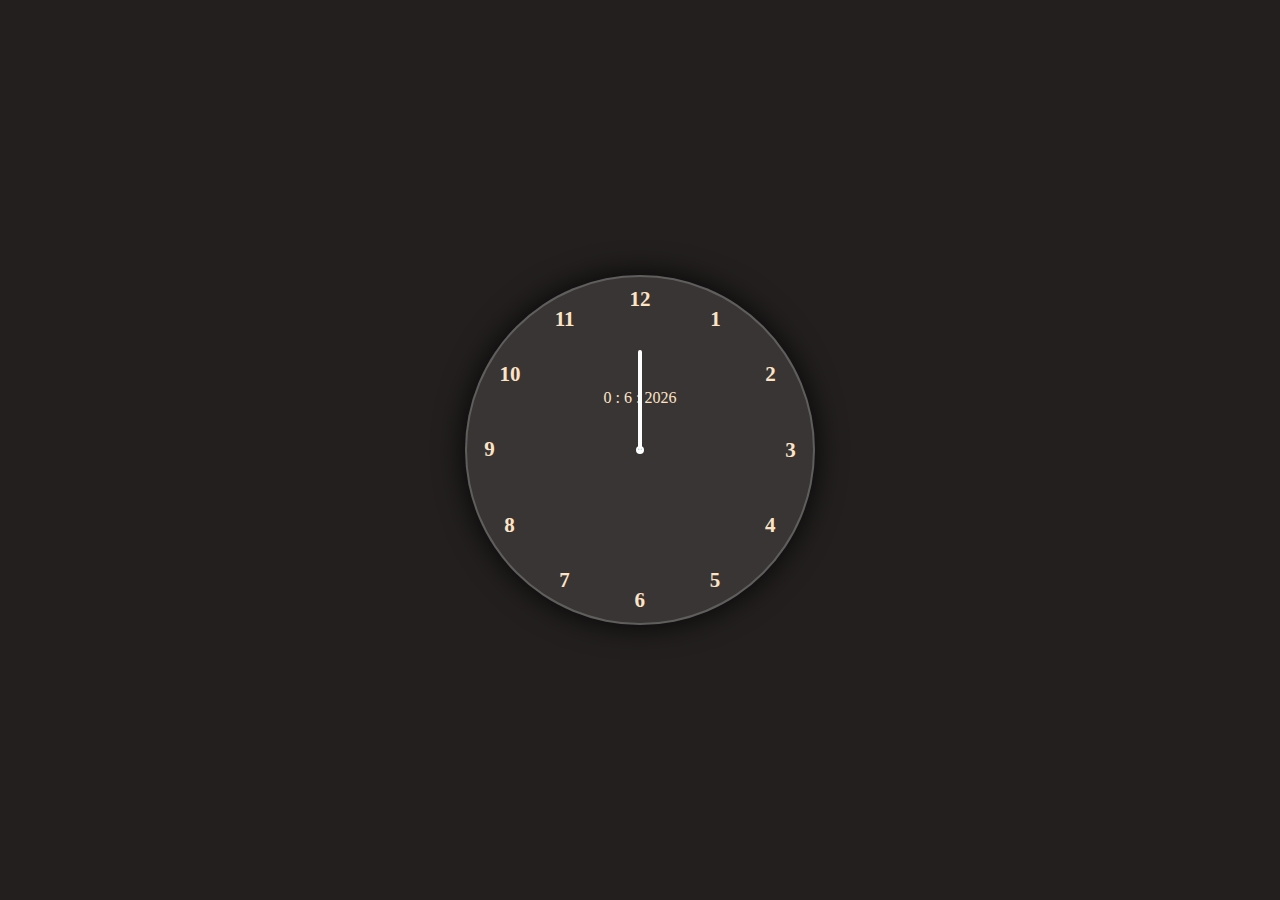
<file: Analog Clock 1/index.html>
<!DOCTYPE html>
<html lang="en">
<head>
    <meta charset="UTF-8">
    <meta name="viewport" content="width=device-width, initial-scale=1.0">
    <title>Analog Clock</title>

    <link rel="stylesheet" href="style.css">
</head>
<body>
    <div class="container">
        <div class="box">
            <div style="--clr: #ff3d58; --hgt: 60px" class="hand" width="6px" height="30px" id="hour">
            <i></i>
            </div>
            <div style="--clr: #00a6ff; --hgt: 80px" class="hand" width="5px" height="50px" id="minute">
            <i></i>
            </div>
            <div style="--clr: #ffffff; --hgt: 100px" class="hand" width="4px" height="70px" id="second">
            <i></i>
            </div>
            <div id="date">
                <b></b>
            </div>
            <span style="--i: 1"><b> 1</b></span>
            <span style="--i: 2"><b> 2</b></span>
            <span style="--i: 3"><b> 3</b></span>
            <span style="--i: 4"><b> 4</b></span>
            <span style="--i: 5"><b> 5</b></span>
            <span style="--i: 6"><b> 6</b></span>
            <span style="--i: 7"><b> 7</b></span>
            <span style="--i: 8"><b> 8</b></span>
            <span style="--i: 9"><b> 9</b></span>
            <span style="--i: 10"><b> 10</b></span>
            <span style="--i: 11"><b> 11</b></span>
            <span style="--i: 12"><b> 12</b></span>
        </div>
    </div>

    <script src="script.js"></script>
</body>
</html>
</file>
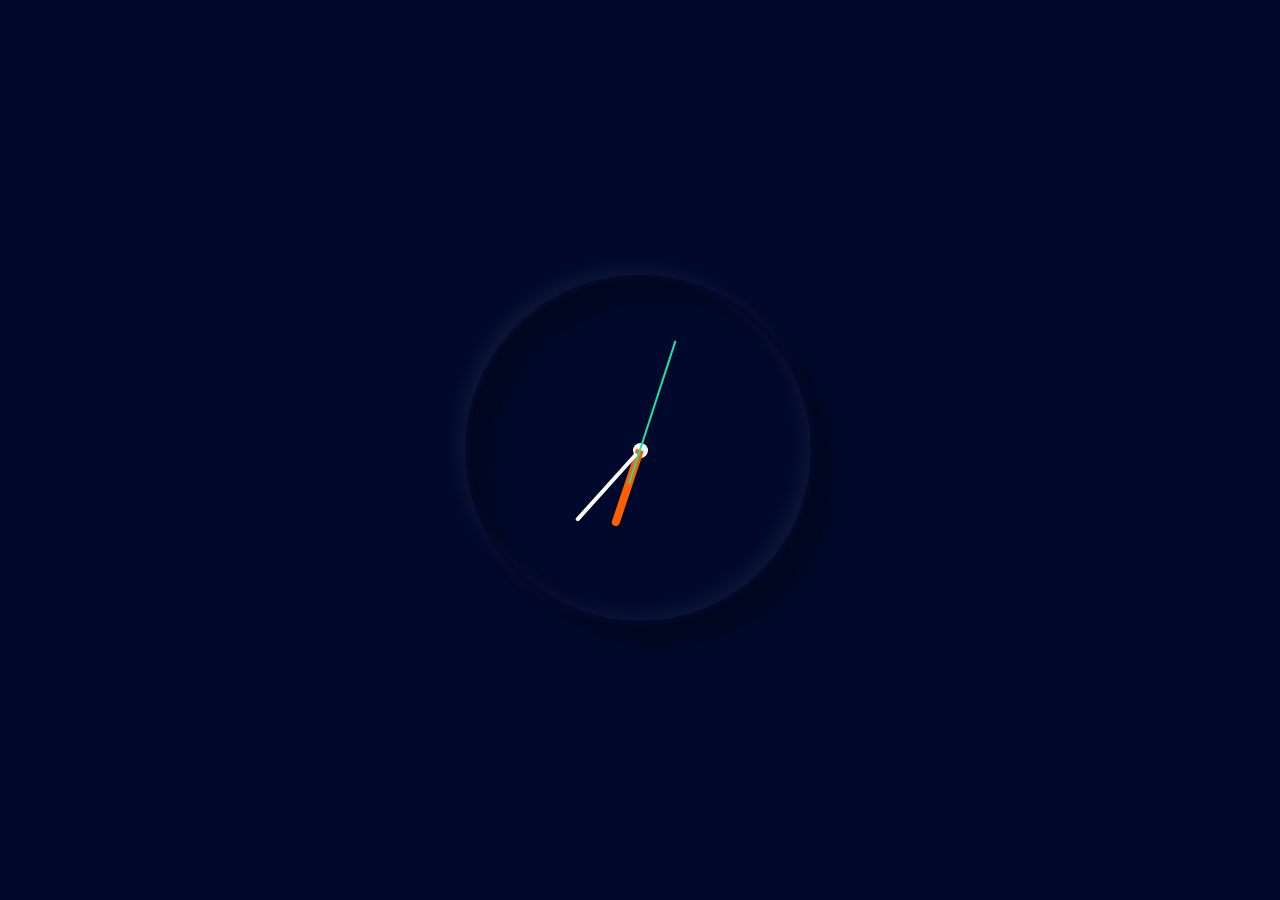
<file: Analog Clock 2/index.html>
<!DOCTYPE html>
<html lang="en">
<head>
    <meta charset="UTF-8">
    <meta name="viewport" content="width=device-width, initial-scale=1.0">
    <title>Analog Clock</title>

    <link rel="stylesheet" href="style.css">
</head>
<body>
    <div class="clock">
        <div class="hour">
            <div class="hr" id="hr"></div>
        </div>
        <div class="min">
            <div class="mn" id="mn"></div>
        </div>
        <div class="sec">
            <div class="sc" id="sc"></div>
        </div>
    </div>

    <script src="script.js"></script>
</body>
</html>
</file>
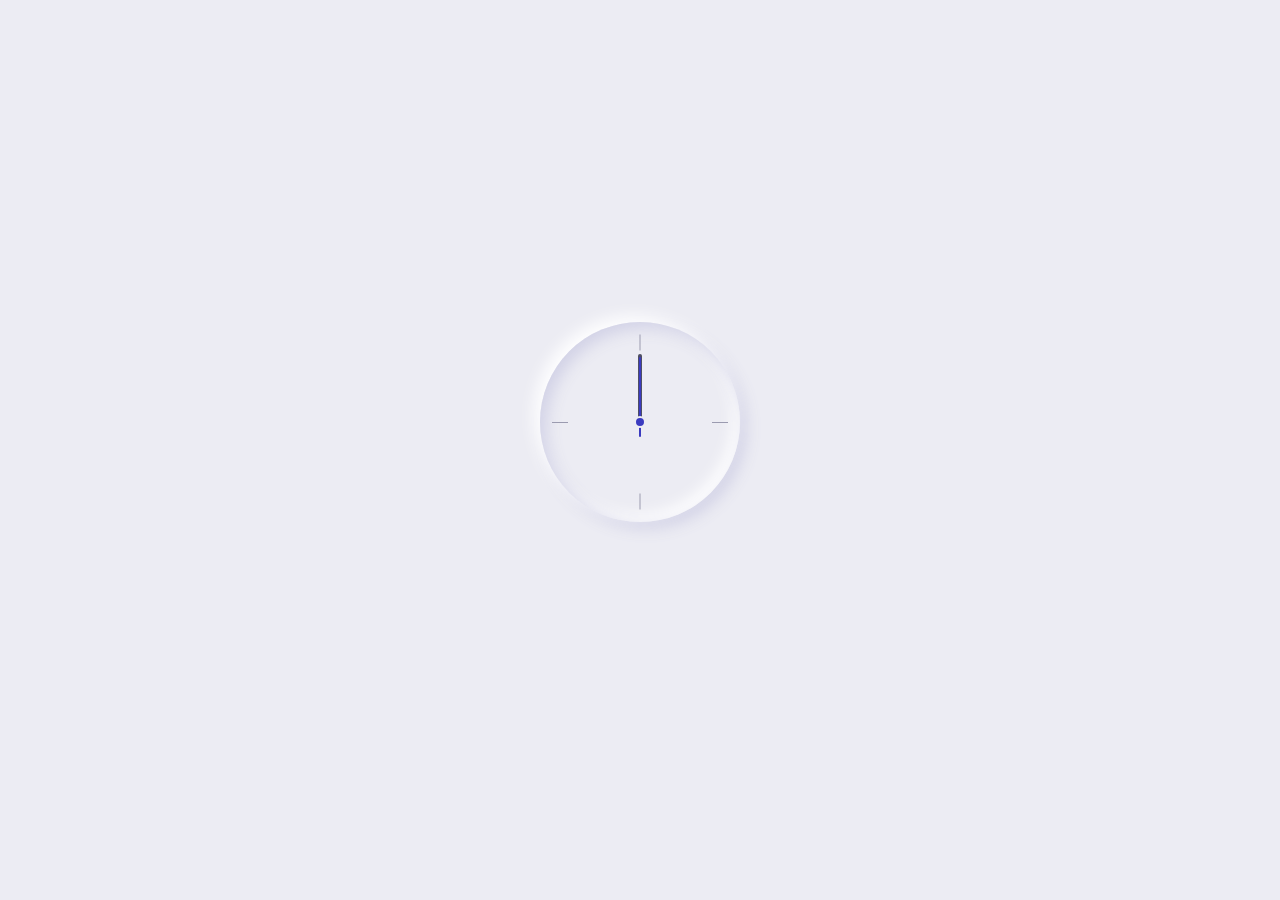
<file: Analog Clock 3/index.html>
<!DOCTYPE html>
<html lang="en">
<head>
    <meta charset="UTF-8">
    <meta name="viewport" content="width=device-width, initial-scale=1.0">
    <title>Analog Clock</title>
    <link rel="stylesheet" href="style.css">
</head>
<body>
    <section class="clock container">
        <div class="clock__container grid">
            <div class="clock__content grid">
                <div class="clock__circle">
                    <span class="clock__twelve"></span>
                    <span class="clock__three"></span>
                    <span class="clock__six"></span>
                    <span class="clock__nine"></span>

                    <div class="clock__rounder"></div>
                    <div class="clock__hour" id="clock-hour"></div>
                    <div class="clock__minutes" id="clock-minutes"></div>
                    <div class="clock__seconds" id="clock-seconds"></div>
                </div>

                <div>
                    <div class="clock__text">
                        <div class="clock__text-hour" id="text-hour"></div>
                        <div class="clock__text-minutes" id="text-minutes"></div>
                        <div class="clock__text-ampm" id="text-ampm"></div>
                    </div>

                    <div class="clock__date">
                        <span id="date-day"></span>
                        <span id="date-month"></span>
                        <span id="date-year"></span>
                    </div>
                </div>
            </div>
        </div>
    </section>
    <script src="script.js"></script>
</body>
</html>
</file>
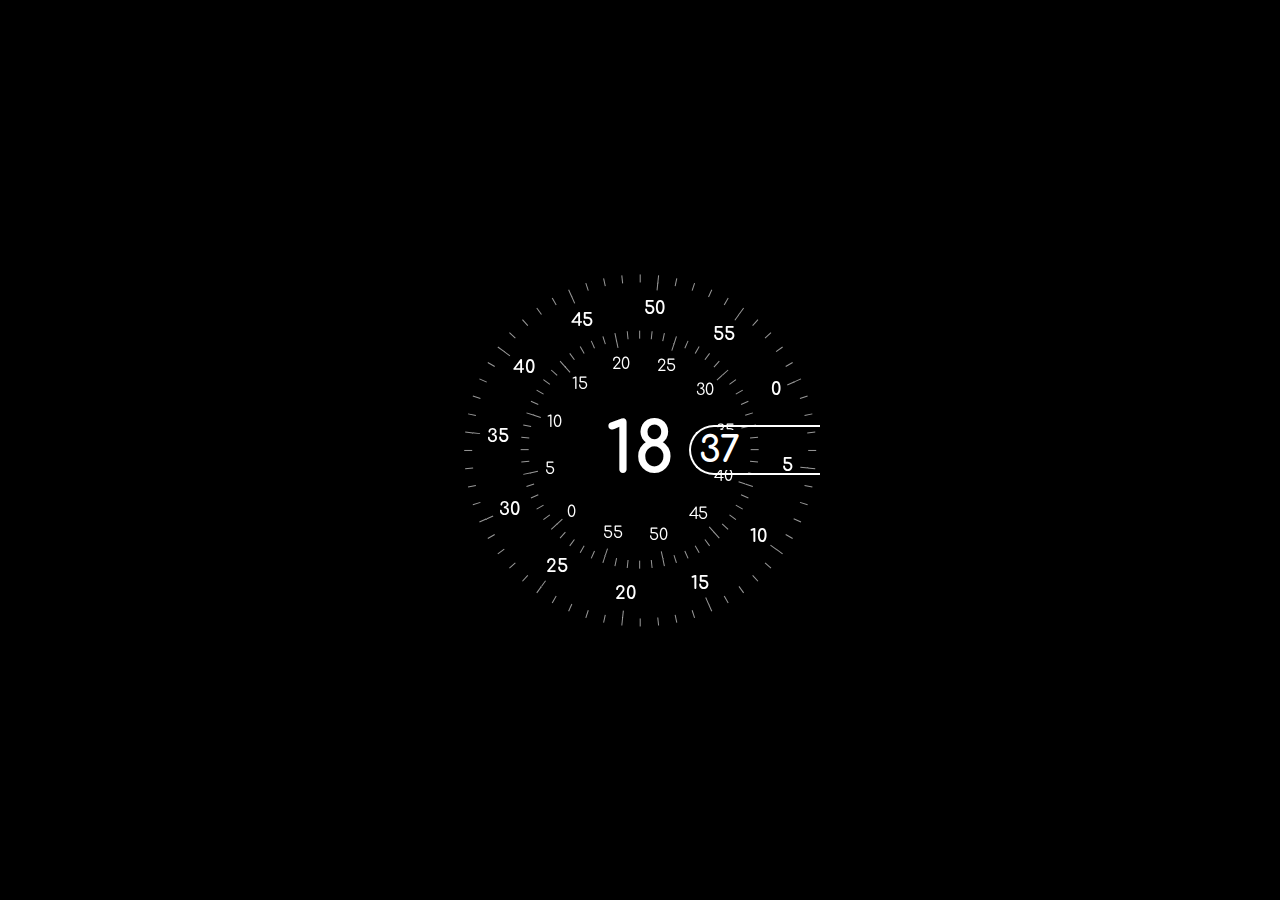
<file: Analog Clock/index.html>
<!DOCTYPE html>
<html lang="en">
<head>
    <meta charset="UTF-8">
    <meta name="viewport" content="width=device-width, initial-scale=1.0">
    <title>Analog Clock</title>
    <link rel="stylesheet" href="style.css">
</head>
<body>
    <second class="clock">
        <div class="seconds"></div>
        <div class="minutes"></div>
        <div class="minute">44</div>
        <div class="hour"></div>
    </second>
    <script src="script.js"></script>
</body>
</html>
</file>
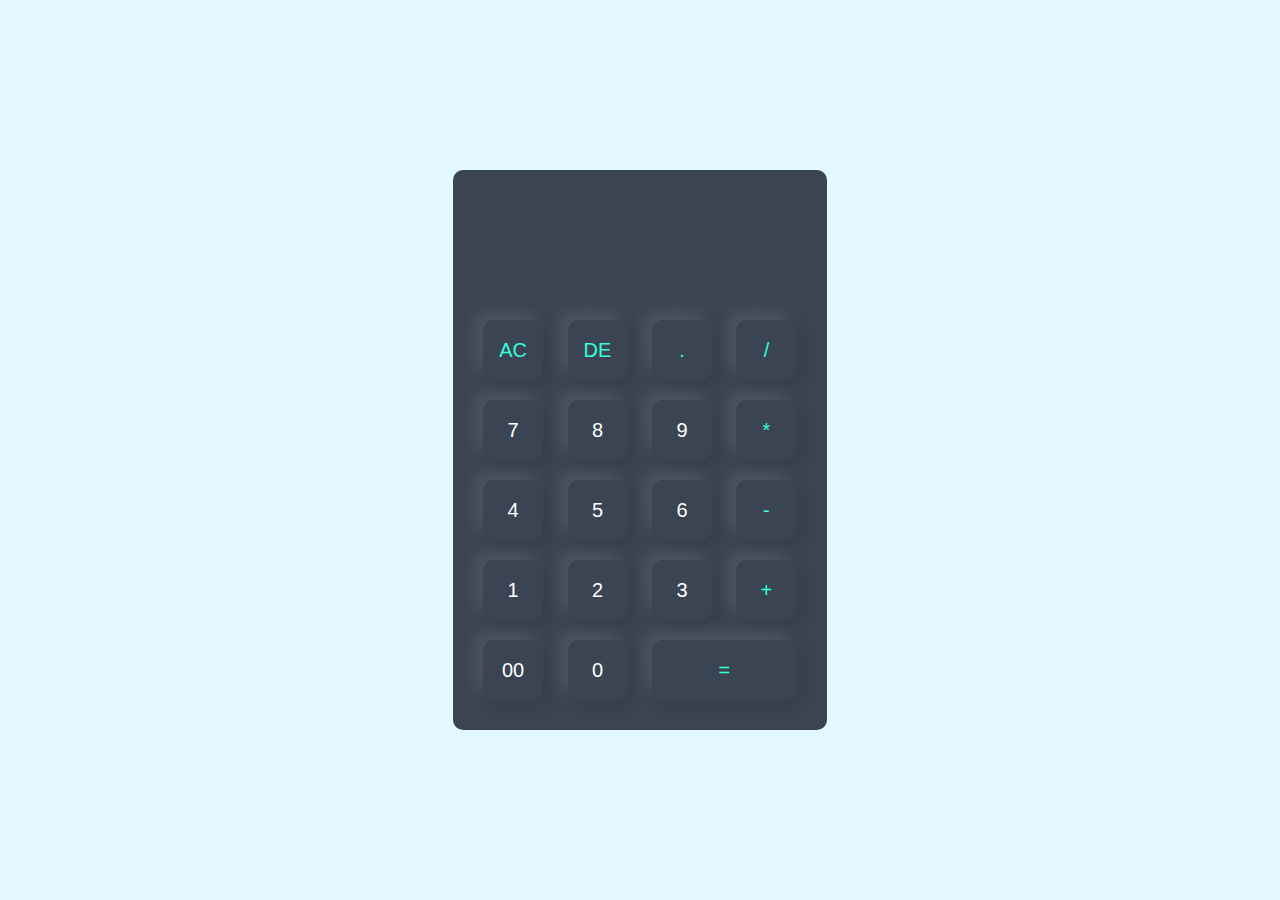
<file: Calculator/index.html>
<!DOCTYPE html>
<html lang="en">
<head>
    <meta charset="UTF-8">
    <meta name="viewport" content="width=device-width, initial-scale=1.0">
    <title>Calculator</title>

    <link rel="stylesheet" href="css/style.css">

</head>
<body>
    <div class="container">
        <div class="calculator">
            <form>
                <div class="display">
                    <input type="text" name="display">
                </div>
                <div>
                    <input type="button" value="AC" onclick="display.value = '' " class="operator">
                    <input type="button" value="DE" onclick="display.value = display.value.toString().slice(0,-1)" class="operator">
                    <input type="button" value="." onclick="display.value += '.' " class="operator">
                    <input type="button" value="/" onclick="display.value += '/' " class="operator">
                </div>
                <div>
                    <input type="button" value="7" onclick="display.value += '7' ">
                    <input type="button" value="8" onclick="display.value += '8' ">
                    <input type="button" value="9" onclick="display.value += '9' ">
                    <input type="button" value="*" onclick="display.value += '*' " class="operator">
                </div>
                <div>
                    <input type="button" value="4" onclick="display.value += '4' ">
                    <input type="button" value="5" onclick="display.value += '5' ">
                    <input type="button" value="6" onclick="display.value += '6' ">
                    <input type="button" value="-" onclick="display.value += '-' " class="operator">
                </div>
                <div>
                    <input type="button" value="1" onclick="display.value += '1' ">
                    <input type="button" value="2" onclick="display.value += '2' ">
                    <input type="button" value="3" onclick="display.value += '3' ">
                    <input type="button" value="+" onclick="display.value += '+' " class="operator">
                </div>
                <div>
                    <input type="button" value="00" onclick="display.value += '00' ">
                    <input type="button" value="0" onclick="display.value += '0' ">
                    <input type="button" value="=" onclick="display.value = eval(display.value)" class="equal operator">
                </div>
            </form>
        </div>
    </div>
</body>
</html>
</file>
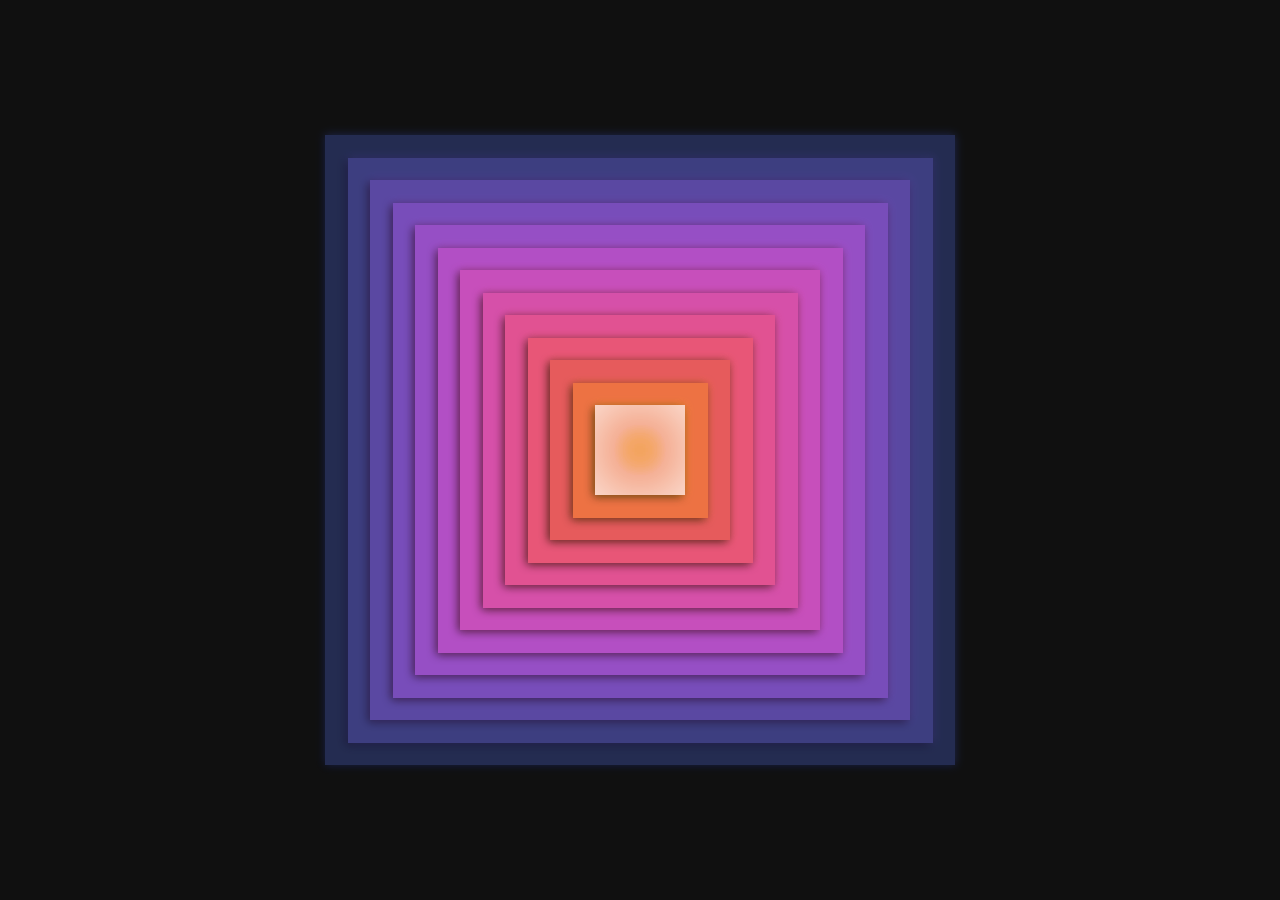
<file: Dancing Morch/index.html>
<!DOCTYPE html>
<html lang="en">
<head>
    <meta charset="UTF-8">
    <meta name="viewport" content="width=device-width, initial-scale=1.0">
    <title>Dancing Morch</title>
    <link rel="stylesheet" href="style.css">
</head>
<body>
    <div class="content">
        <div></div>
        <div></div>
        <div></div>
        <div></div>
        <div></div>
        <div></div>
        <div></div>
        <div></div>
        <div></div>
        <div></div>
        <div></div>
        <div></div>
        <div></div>
    </div>
</body>
</html>
</file>
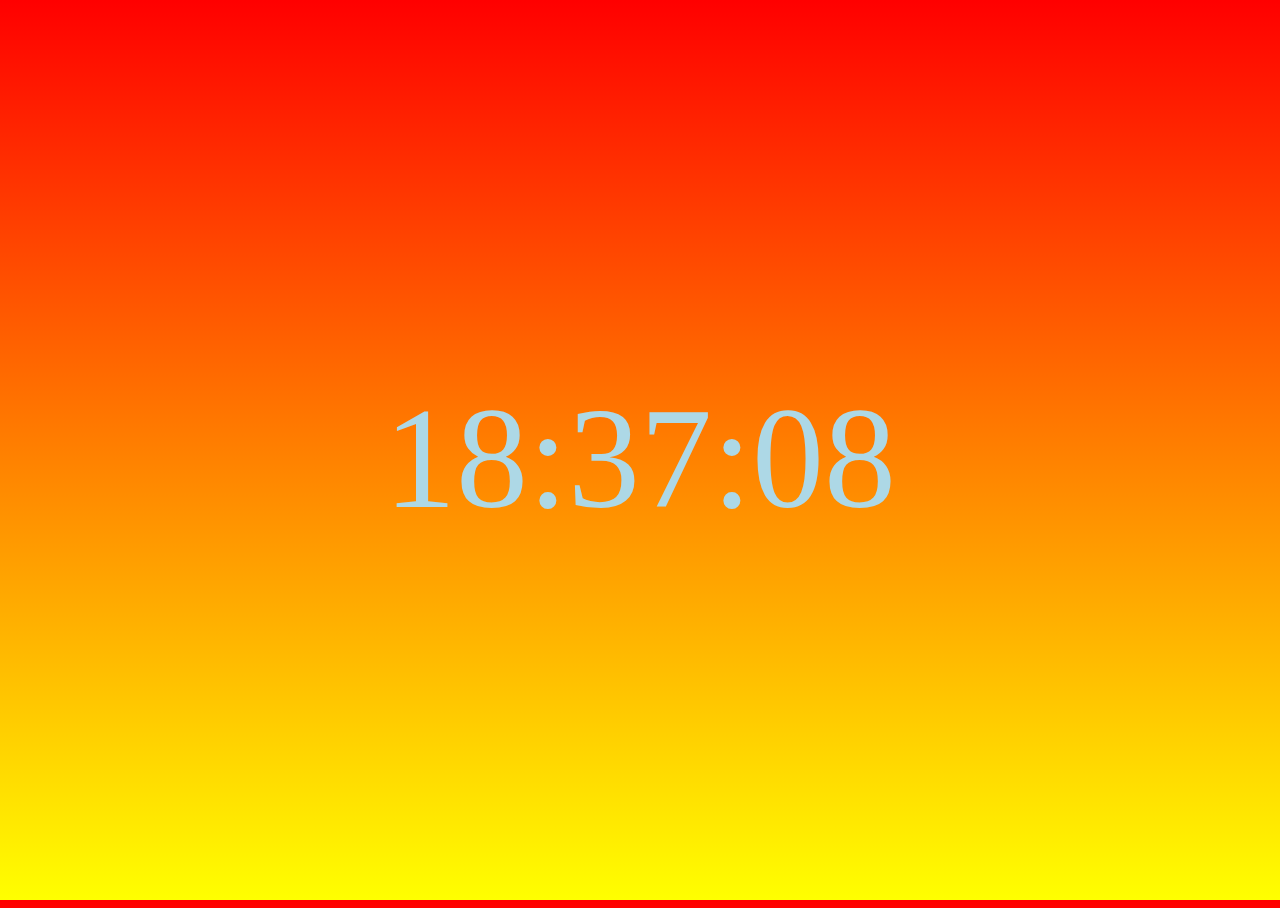
<file: Digital Clock/index.html>
<!DOCTYPE html>
<html lang="en">
<head>
    <meta charset="UTF-8">
    <meta http-equiv="X-UA-Compatible" content="IE=edge">
    <meta name="viewport" content="width=device-width, initial-scale=1.0">
    <title>Digital Clock</title>

    <link rel="stylesheet" href="css/style.css">

</head>
<body>
    <h1></h1>
    <script src="js/script.js"></script>
</body>
</html>
</file>
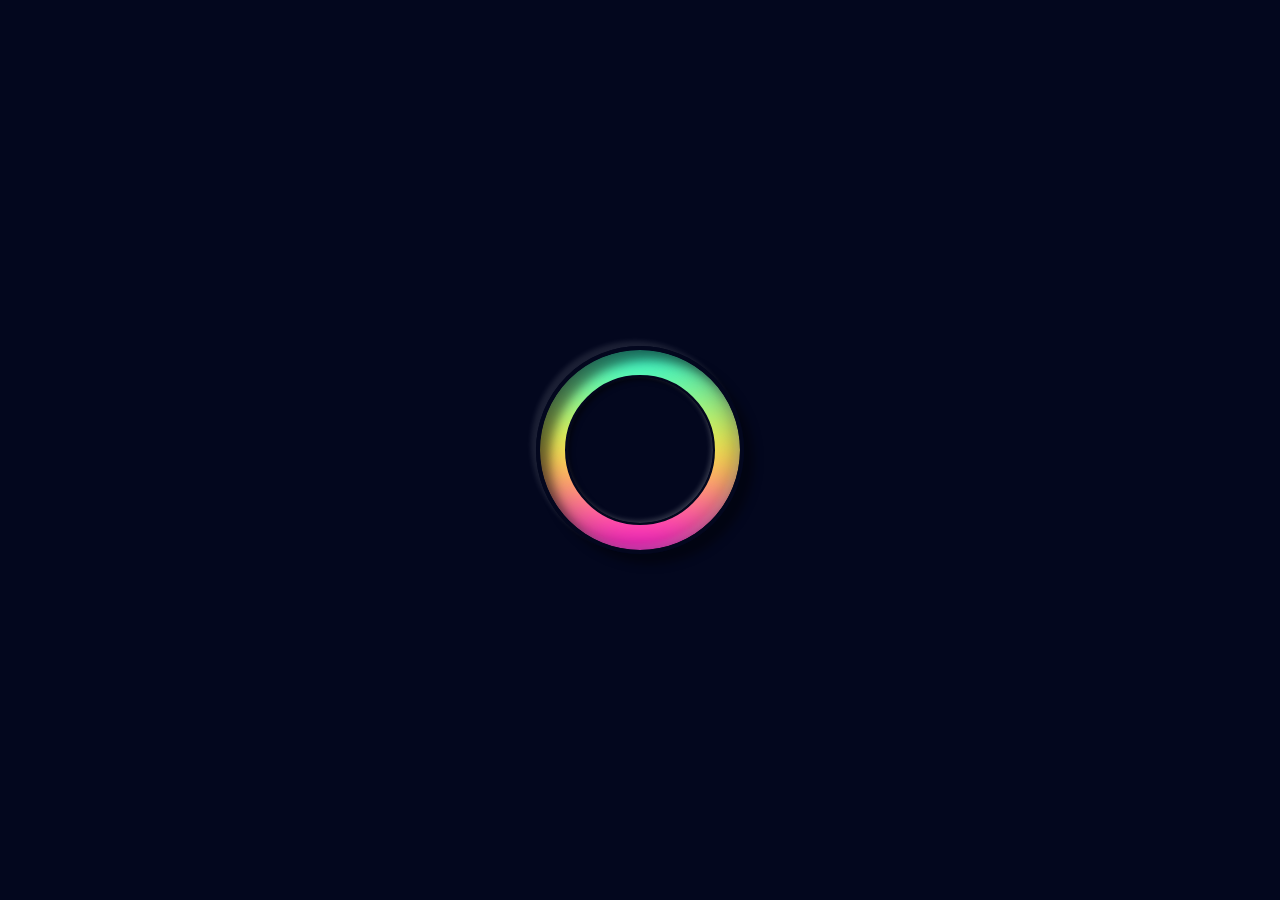
<file: Loader/index.html>
<!DOCTYPE html>
<html lang="en">
<head>
    <meta charset="UTF-8">
    <meta http-equiv="X-UA-Compatible" content="IE=edge">
    <meta name="viewport" content="width=device-width, initial-scale=1.0">
    <title>Document</title>

    <link rel="stylesheet" href="css/style.css">

</head>
<body>
    <div class="loader">
        <span></span>
        <span></span>
    </div>
</body>
</html>
</file>
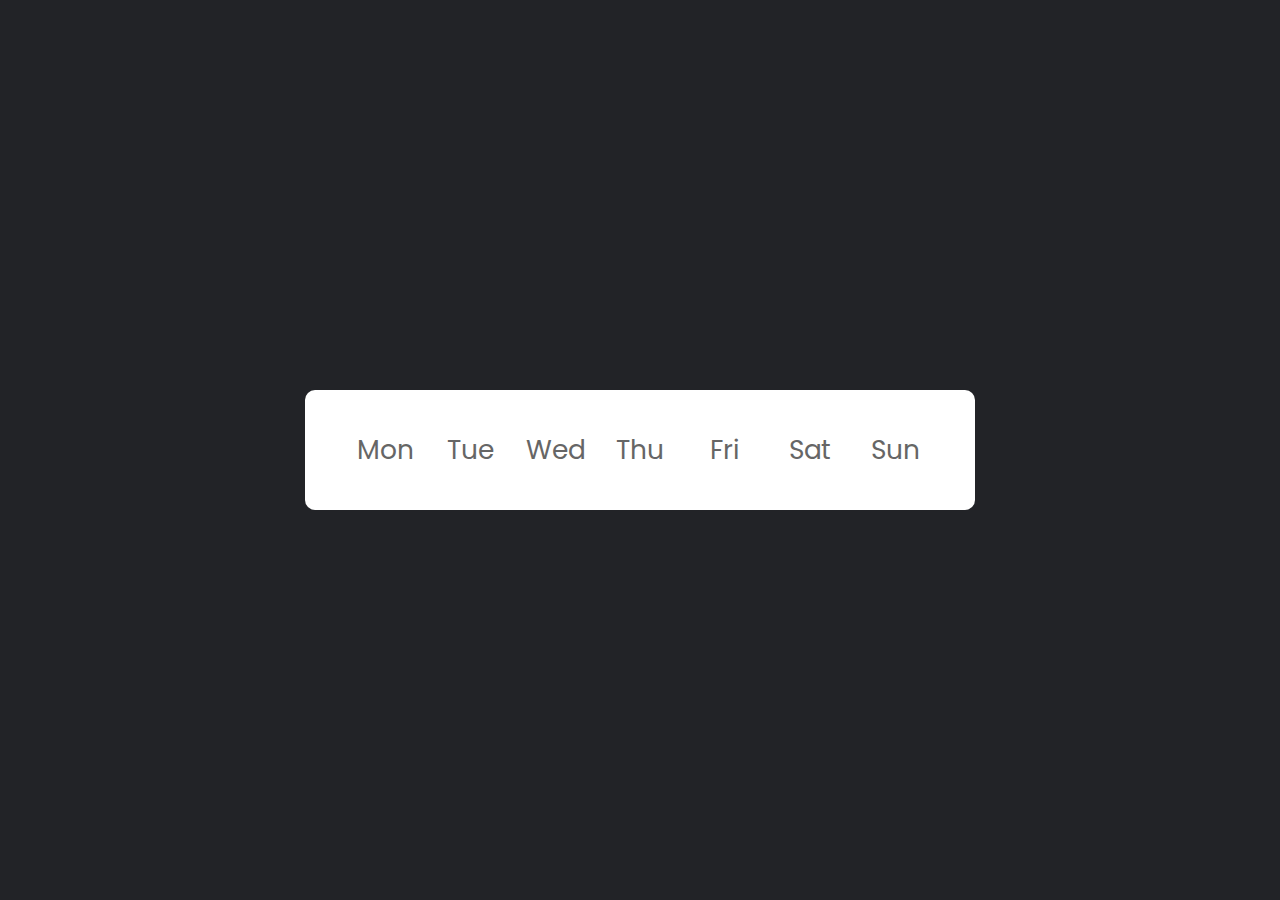
<file: Mini Calendar/index.html>
<!DOCTYPE html>
<html lang="en">
<head>
    <meta charset="UTF-8">
    <meta name="viewport" content="width=device-width, initial-scale=1.0">
    <title>Mini Calendar</title>
    <link rel="stylesheet" href="style.css">
</head>
<body>
    <ul class="week">
        <li>Mon</li>
        <li>Tue</li>
        <li>Wed</li>
        <li>Thu</li>
        <li>Fri</li>
        <li>Sat</li>
        <li>Sun</li>
    </ul>

    <script src="script.js"></script>
</body>
</html>
</file>
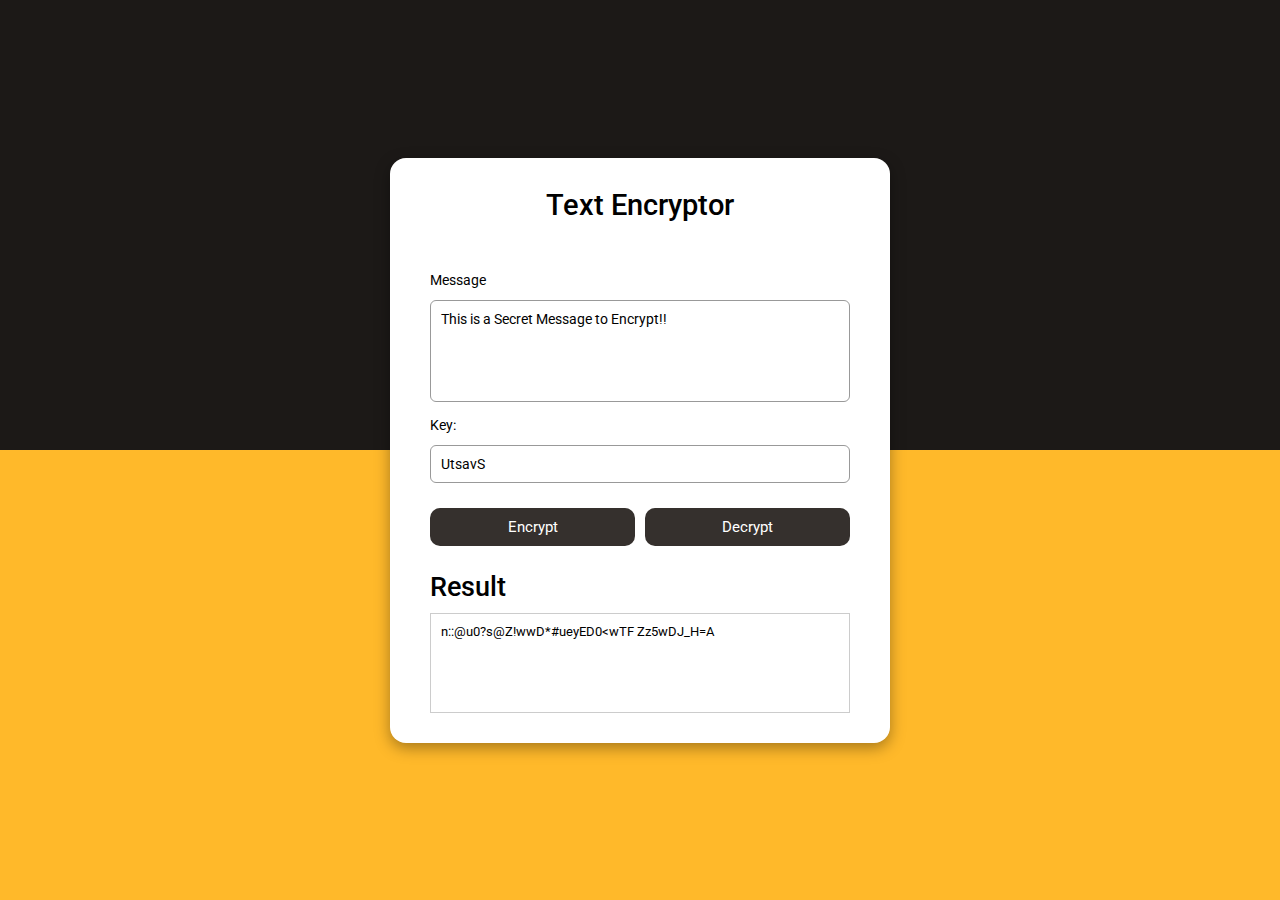
<file: Text Encryptor App/index.html>
<!DOCTYPE html>
<html lang="en">
<head>
    <meta charset="UTF-8">
    <meta name="viewport" content="width=device-width, initial-scale=1.0">
    <title>Text Encrytor App</title>

    <link rel="stylesheet" href="style.css">
</head>
<body>
    <div class="container">
        <h1>Text Encryptor</h1>
        <label for="message">Message</label>
        <textarea id="message" cols="50" rows="5">This is a Secret Message to Encrypt!!</textarea>
        <label for="key">Key: </label>
        <input type="text" id="key" value="UtsavS" size="50">
        <div class="buttons">
            <button id="enc-btn">Encrypt</button>
            <button id="dec-btn">Decrypt</button>
        </div>

        <h2>Result</h2>
        <div id="result"></div>
    </div>

    <script src="script.js"></script>
</body>
</html>
</file>
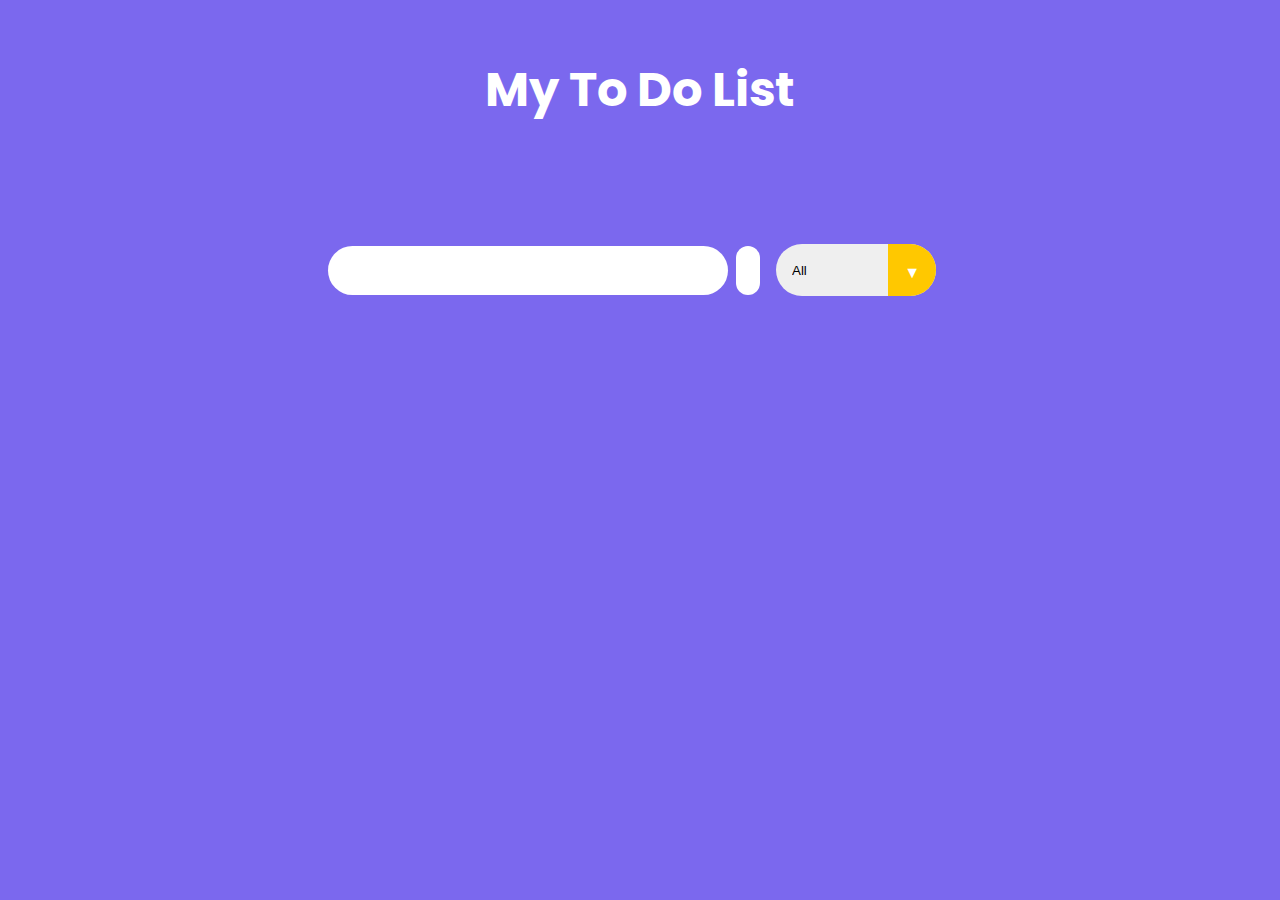
<file: To-Do List/index.html>
<!DOCTYPE html>
<html lang="en">
<head>
    <meta charset="UTF-8">
    <meta http-equiv="X-UA-Compatible" content="IE=edge">
    <meta name="viewport" content="width=device-width, initial-scale=1.0">

    <!-- Google Fonts -->
    <link rel="preconnect" href="https://fonts.googleapis.com">
    <link rel="preconnect" href="https://fonts.gstatic.com" crossorigin>
    <link href="https://fonts.googleapis.com/css2?family=Poppins&display=swap" rel="stylesheet">
    
    <!-- Font Awesome cdn css -->
    <link rel="stylesheet" href="https://cdnjs.cloudflare.com/ajax/libs/font-awesome/5.15.3/css/all.min.css" integrity="sha512-iBBXm8fW90+nuLcSKlbmrPcLa0OT92xO1BIsZ+ywDWZCvqsWgccV3gFoRBv0z+8dLJgyAHIhR35VZc2oM/gI1w==" crossorigin="anonymous" referrerpolicy="no-referrer" />
    <link rel="stylesheet" href="style.css">
    <title>To Do List</title>
</head>
<body>

    <header>
        <h1>My To Do List</h1>
    </header>
    <form action="">
        <input type="text" class="todo-input">
        <button class="todo-button" type="submit">
            <i class="fas fa-plus-circle fa-lg"></i>
        </button>
        <div class="select">
            <select name="todos" class="filter-todo">
                <option value="all">All</option>
                <option value="completed">Completed</option>
                <option value="incomplete">Incomplete</option>
            </select>
        </div>
    </form>

    <div class="todo-container">
        <ul class="todo-list"></ul>
    </div>

    <script src="script.js"></script>
    
</body>
</html>
</file>
<file: Analog Clock 1/style.css>
*{
    margin: 0;
    padding: 0;
    box-sizing: border-box;
}

body{
    background-color: rgb(35, 31, 31);
    color: bisque;
    display: flex;
    align-items: center;
    min-height: 100vh;
    justify-content: center;
}

.container{
    position: relative;
}

#date{
    padding: 0 0 105px 0;
}

.box{
    border: 2px solid rgba(255,255,255,0.2);
    border-radius: 50%;
    height: 350px;
    width: 350px;
    background-color: rgba(255,255,255,0.1);
    box-shadow: 0 0 30px rgba(0,0,0,0.9);
    display: flex;
    justify-content: center;
    align-items: center;
}

.box span{
    position: absolute;
    transform: rotate( calc( 30deg * var(--i) ));
    inset:12px;
    text-align: center;
}

.box span b{
    transform: rotate(calc(-30deg*var(--i)));
    display: inline-block;
    font-size: 21px;
}

.box::before{
    content: '';
    position: absolute;
    width: 8px;
    height: 8px;
    border-radius: 50%;
    background-color: #fff;
}

.hand{
    display: flex;
    position: absolute;
    justify-content: center;
    align-items: flex-end;
}

.hand i{
    position: absolute;
    background-color: #fff;
    width: 4px;
    height: 70px;
    border-radius: 8px;
}

.hand i{
    position: absolute;
    background-color: var(--clr);
    width: 4px;
    height: var(--hgt);
    border-radius: 8px;
}

#name{
    display: block;
    position: absolute;
    margin-bottom: -84px;
}
</file>
<file: Analog Clock 2/style.css>
* {
    margin: 0;
    padding: 0;
    box-sizing: border-box;
}

body {
    display: flex;
    justify-content: center;
    align-items: center;
    min-height: 100vh;
    background: #00092c;
}

body.light {
    background: #d1dae3;
}

.clock {
    width: 350px;
    height: 350px;
    display: flex;
    justify-content: center;
    align-items: center;
    background: #00092c url("https://i.ibb.co/qkhDqVR/clock.png");
    background-size: cover;
    border: 4px solid #00092c;
    box-shadow: -8px -8px 15px rgba(255, 255, 255, 0.05), 20px 20px 20px rgba(0, 0, 0, 0.3), inset -8px -8px 15px rgba(255, 255, 255, 0.05), inset 20px 20px 20px rgba(0, 0, 0, 0.3);
    border-radius: 50%;
}

body.light .clock {
    background: #d1dae3 url("https://i.ibb.co/qkhDqVR/clock.png");
    background-size: cover;
    border: 4px solid #d1dae3;
    box-shadow: -8px -8px 15px rgba(255, 255, 255, 0.5), 10px 10px 10px rgba(0, 0, 0, 0.1), inset -8px -8px 15px rgba(255, 255, 255, 0.5), inset 10px 10px 10px rgba(0, 0, 0, 0.1);
}

.clock::before {
    content: "";
    position: absolute;
    width: 15px;
    height: 15px;
    background: #fff;
    border-radius: 50%;
}

body.light .clock::before {
    background: #008eff;
}

.clock .hour, .clock .min, .clock .sec {
    position: absolute;
}

.clock .hour, .hr {
    width: 160px;
    height: 160px;
}

.clock .min, .mn {
    width: 190px;
    height: 190px;
}

.clock .sec, .sc {
    width: 230px;
    height: 230px;
}

.hr, .mn, .sc {
    display: flex;
    justify-content: center;
    position: absolute;
    border-radius: 50%;
}

.hr::before {
    content: "";
    position: absolute;
    width: 8px;
    height: 80px;
    background: #ff5f00;
    z-index: 10;
    border-radius: 6px 6px 0 0;
}

.mn::before {
    content: "";
    position: absolute;
    width: 4px;
    height: 90px;
    background: #fff;
    z-index: 11;
    border-radius: 6px 6px 0 0;
}

body.light .mn::before {
    background: #00092c;
}

.sc::before {
    content: "";
    position: absolute;
    width: 2px;
    height: 150px;
    background: #19e4a0;
    z-index: 12;
    border-radius: 6px 6px 0 0;
}

.toggleClass {
    position: absolute;
    top: 30px;
    right: 150px;
    width: 20px;
    height: 20px;
    font-size: 18px;
    border-radius: 50%;
    background: #d1dae3;
    color: #d1dae3;
    font-family: courier;
    cursor: pointer;
    display: flex;
    align-items: center;
}

body.light .toggleClass {
    background: #091921;
    color: #091921;
}

body.light .toggleClass::before {
    content: "Dark mode";
}

.toggleClass::after {
    content: "";
    position: absolute;
    top: 0;
    transform: translateX(60%);
    left: 40%;
    width: 100%;
    height: 100%;
    border-radius: 50%;
    background: #091921;
    transition: transform 0.5s;
}

body.light .toggleClass::after {
    background: #d1dae3;
    transform: translateX(0%);
}
</file>
<file: Analog Clock 3/style.css>
@import url("https://fonts.googleapis.com/css2?family=Poppins:wght@400;500&display=swap");

:root {
  --hue-color: 240;

  --first-color: hsl(var(--hue-color), 53%, 49%);
  --title-color: hsl(var(--hue-color), 53%, 15%);
  --text-color: hsl(var(--hue-color), 12%, 35%);
  --text-color-light: hsl(var(--hue-color), 12%, 65%);
  --white-color: #FFF;
  --body-color: hsl(var(--hue-color), 24%, 94%);

  --body-font: 'Poppins', sans-serif;
  --biggest-font-size: 3rem;
  --small-font-size: .813rem;
  --smaller-font-size: .75rem;
  --tiny-font-size: .625rem;

  --font-medium: 500;

  --mb-0-25: .25rem;
  --mb-1: 1rem;
  --mb-1-5: 1.5rem;
  --mb-2-5: 2.5rem;

  --z-normal: 1;
  --z-tooltip: 10;
}

@media screen and (min-width: 968px) {
  :root {
    --biggest-font-size: 3.5rem;
    --small-font-size: .875rem;
    --smaller-font-size: .813rem;
    --tiny-font-size: .75rem;
  }
}

* {
  box-sizing: border-box;
  padding: 0;
  margin: 0;
}

body {
  margin: 0;
  font-family: var(--body-font);
  background-color: var(--body-color);
  color: var(--text-color);
  transition: .4s;
}

.container {
  max-width: 968px;
  margin-left: var(--mb-1);
  margin-right: var(--mb-1);
}

.grid {
  display: grid;
}

.clock__container {
  height: 100vh;
  grid-template-rows: 1fr max-content;
}

.clock__circle {
  position: relative;
  width: 200px;
  height: 200px;
  box-shadow: -6px -6px 16px var(--white-color), 6px 6px 16px hsla(var(--hue-color), 30%, 86%, 1), inset 6px 6px 16px hsla(var(--hue-color), 30%, 86%, 1), inset -6px -6px 16px var(--white-color);
  border-radius: 50%;
  justify-self: center;
  display: flex;
  justify-content: center;
  align-items: center;
  transition: .4s;
}

.clock__content {
  align-self: center;
  row-gap: 3.5rem;
}

.clock__twelve, .clock__three, .clock__six, .clock__nine {
  position: absolute;
  width: 1rem;
  height: 1px;
  background-color: var(--text-color-light);
}

.clock__twelve, .clock__six {
  transform: translateX(-50%) rotate(90deg);
}

.clock__twelve {
  top: 1.25rem;
  left: 50%;
}

.clock__three {
  top: 50%;
  right: .75rem;
}

.clock__six {
  bottom: 1.25rem;
  left: 50%;
}

.clock__nine {
  left: .75rem;
  top: 50%;
}

.clock__rounder {
  width: .75rem;
  height: .75rem;
  background-color: var(--first-color);
  border-radius: 50%;
  border: 2px solid var(--body-color);
  z-index: var(--z-tooltip);
}

.clock__hour, .clock__minutes, .clock__seconds {
  position: absolute;
  display: flex;
  justify-content: center;
}

.clock__hour {
  width: 105px;
  height: 105px;
}

.clock__hour::before {
  content: '';
  position: absolute;
  background-color: var(--text-color);
  width: .25rem;
  height: 3rem;
  border-radius: .75rem;
  z-index: var(--z-normal);
}

.clock__minutes {
  width: 136px;
  height: 136px;
}

.clock__minutes::before {
  content: '';
  position: absolute;
  background-color: var(--text-color);
  width: .25rem;
  height: 4rem;
  border-radius: .75rem;
  z-index: var(--z-normal);
}

.clock__seconds {
  width: 130px;
  height: 130px;
}

.clock__seconds::before {
  content: '';
  position: absolute;
  background-color: var(--first-color);
  width: .125rem;
  height: 5rem;
  border-radius: .75rem;
  z-index: var(--z-normal);
}

.clock__logo {
  width: max-content;
  justify-self: center;
  margin-bottom: var(--mb-2-5);
  font-size: var(--smaller-font-size);
  font-weight: var(--font-medium);
  color: var(--text-color-light);
  transition: .3s;
}

.clock__logo:hover {
  color: var(--first-color);
}

.clock__text {
  display: flex;
  justify-content: center;
}

.clock__text-hour, .clock__text-minutes {
  font-size: var(--biggest-font-size);
  font-weight: var(--font-medium);
  color: var(--title-color);
}

.clock__text-ampm {
  font-size: var(--tiny-font-size);
  color: var(--title-color);
  font-weight: var(--font-medium);
  margin-left: var(--mb-0-25);
}

.clock__date {
  text-align: center;
  font-size: var(--small-font-size);
  font-weight: var(--font-medium);
}

@media screen and (min-width: 968px) {
  .container {
    margin-left: auto;
    margin-right: auto;
  }
  .clock__logo {
    margin-bottom: 3rem;
  }
}
</file>
<file: Analog Clock/style.css>
@import url("https://fonts.googleapis.com/css2?family=Comfortaa:wght@300;400;500;600;700&display=swap");

*, *:after, *:before {
  box-sizing: border-box;
}

body, html {
  background: #000;
  margin: 0;
  height: 100vh;
  color: #fff;
  font-family: "Comfortaa", cursive;
}

.clock {
  --clock-size: 360px;
  width: var(--clock-size);
  height: var(--clock-size);
  position: fixed;
  inset: 0;
  margin: auto;
  border-radius: 50%;
}

.spike {
  position: absolute;
  width: 8px;
  height: 1px;
  background: #fff9;
  line-height: 20px;
  transform-origin: 50%;
  z-index: 5;
  inset: 0;
  margin: auto;
  font-style: normal;
  transform: rotate(var(--rotate)) translateX(var(--dail-size));
}

.spike:nth-child(5n + 1) {
  box-shadow: -7px 0 #fff9;
}

.spike:nth-child(5n + 1):after {
  content: attr(data-i);
  position: absolute;
  right: 22px;
  top: -10px;
  transition: 1s linear;
  transform: rotate(calc(var(--dRotate) - var(--rotate)));
}

.seconds {
  --dRotate: 0deg;
  --dail-size: calc((var(--clock-size) / 2) - 8px);
  font-weight: 800;
  font-size: 18px;
  transform: rotate(calc(-1 * var(--dRotate)));
  position: absolute;
  inset: 0;
  margin: auto;
  transition: 1s linear;
}

.minutes {
  --dail-size: calc((var(--clock-size) / 2) - 65px);
  font-size: 16px;
  transform: rotate(calc(-1 * var(--dRotate)));
  position: absolute;
  inset: 0;
  margin: auto;
  transition: 1s linear;
}

.stop-anim {
  transition: 0s linear;
}

.stop-anim .spike:after {
  transition: 0s linear !important;
}

.hour {
  font-size: 70px;
  font-weight: 900;
  position: absolute;
  left: 50%;
  top: 50%;
  transform: translate(-50%, -50%);
}

.minute {
  font-size: 36px;
  font-weight: 900;
  position: absolute;
  background: #000;
  z-index: 10;
  right: calc(var(--clock-size) / 4.5);
  top: 50%;
  transform: translateY(-50%);
}

.minute:after {
  content: "";
  position: absolute;
  border: 2px solid #fff;
  border-right: none;
  height: 50px;
  left: -10px;
  top: 50%;
  border-radius: 40px 0 0 40px;
  width: calc(var(--clock-size) / 2.75);
  transform: translatey(-50%);
}
</file>
<file: Calculator/css/style.css>
* {
    margin: 0;
    padding: 0;
    font-family: 'Comic-Sans', sans-serif;
    box-sizing: border-box;
}


.container {
    width: 100%;
    height: 100vh;
    background: #e3f9ff;
    display: flex;
    align-items: center;
    justify-content: center;
}

.calculator {
    background: #3a4452;
    padding: 20px;
    border-radius: 10px;
}

.calculator form input {
    border: 0;
    outline: 0;
    width: 60px;
    height: 60px;
    border-radius: 10px;
    box-shadow: -8px -8px 15px rgba(255, 255, 255, 0.1), 5px 5px 15px rgba(0, 0, 0, 0.1);
    background: transparent;
    font-size: 20px;
    color: #fff;
    cursor: pointer;
    margin: 10px;
}

form .display {
    display: flex;
    justify-content: flex-end;
    margin: 20px 0;
}

form .display input {
    text-align: right;
    flex: 1;
    font-size: 45px;
    box-shadow: none;
}

form input.equal {
    width: 145px;
}

form input.operator {
    color: #33ffd8;
}
</file>
<file: Dancing Morch/style.css>
:root {
    --sp: 1s;
    --bg: #3884ff45;
}

body {
    margin: 0;
    padding: 0;
    width: 100vw;
    height: 100vh;
    overflow: hidden;
    display: flex;
    align-items: center;
    justify-content: center;
    background: #101010;
}

.content {
    display: flex;
    align-items: center;
    justify-content: center;
}

.content div {
    width: var(--sz);
    height: var(--sz);
    box-shadow: 0 0 1vmin 0 var(--bg), -0.25vmin 0.25vmin 1vmin 0 #000b;
    background: var(--bg);
    position: absolute;
    animation: twist calc(var(--sp) * 1) ease-in-out 0s infinite alternate;
}

.content div:nth-child(1) {
    --sz: 70vmin;
    animation-delay: calc(var(--sp) * 0.07);
    filter: hue-rotate(15deg);
}

.content div:nth-child(2) {
    --sz: 65vmin;
    animation-delay: calc(calc(var(--sp) * 0.07) * 2);
    filter: hue-rotate(30deg);
}

.content div:nth-child(3) {
    --sz: 60vmin;
    animation-delay: calc(calc(var(--sp) * 0.07) * 5);
    filter: hue-rotate(45deg);
}

.content div:nth-child(4) {
    --sz: 55vmin;
    animation-delay: calc(calc(var(--sp) * 0.07) * 4);
    filter: hue-rotate(60deg);
}
.content div:nth-child(5) {
    --sz: 50vmin;
    animation-delay: calc(calc(var(--sp) * 0.07) * 5);
    filter: hue-rotate(75deg);
}

.content div:nth-child(6) {
    --sz: 45vmin;
    animation-delay: calc(calc(var(--sp) * 0.07) * 6);
    filter: hue-rotate(90deg);
}

.content div:nth-child(7) {
    --sz: 40vmin;
    animation-delay: calc(calc(var(--sp) * 0.07) * 7);
    filter: hue-rotate(105deg);
}

.content div:nth-child(8) {
    --sz: 35vmin;
    animation-delay: calc(calc(var(--sp) * 0.07) * 8);
    filter: hue-rotate(120deg);
}

.content div:nth-child(9) {
    --sz: 30vmin;
    animation-delay: calc(calc(var(--sp) * 0.07) * 9);
    filter: hue-rotate(135deg);
}

.content div:nth-child(10) {
    --sz: 25vmin;
    animation-delay: calc(calc(var(--sp) * 0.07) * 10);
    filter: hue-rotate(150deg);
}
.content div:nth-child(11) {
    --sz: 20vmin;
    animation-delay: calc(calc(var(--sp) * 0.07) *11);
    filter: hue-rotate(165deg);
}

.content div:nth-child(12) {
    --sz: 15vmin;
    animation-delay: calc(calc(var(--sp) * 0.07) * 12);
    filter: hue-rotate(180deg) brightness(1.5);
}

.content div:nth-child(13) {
    --sz: 10vmin;
    animation-delay: calc(calc(var(--sp) * 0.07) * 13);
    filter: hue-rotate(195deg) brightness(2);
    box-shadow: 0 0 1vmin 0 var(--bg), -0.25vmin 0.25vmin 1vmin 0 #000b, 0 0 6vmin 0 #fffc inset;
}

@keyframes twist {
    0% {
        border-radius: 1%;
        transform: rotate(-90deg);
    }
    100% {
        border-radius: 50%;
        transform: rotate(0deg);
    }
}
</file>
<file: Digital Clock/css/style.css>
*{
    font-family: 'Roboto';
}

html, body{
    height: 100%;
}

body{
    display: flex;
    align-items: center;
    justify-content: center;
    background-image: linear-gradient(red, yellow);
}

h1{
    font-size: 144px;
    font-weight: 300;
    color: lightblue;
}
</file>
<file: Loader/css/style.css>
*{
    margin: 0;
    padding: 0;
}

body{
    display: flex;
    justify-content: center;
    align-items: center;
    min-height: 100vh;
    background: #03071e;
}

.loader{
    position: relative;
    width: 200px;
    height: 200px;
    border: 4px solid #03071e;
    overflow: hidden;
    border-radius: hidden;
    overflow: hidden;
    border-radius: 50%;
    box-shadow: -5px -5px 5px rgba(255,255,255,0.1), 10px 10px 10px rgba(0,0,0,0.4), inset -5px -5px 5px rgba(255,255,255,0.1), inset 10px 10px 10px rgba(0,0,0,0.4);
}

.loader:before{
    content: '';
    position: absolute;
    top: 25px;
    left: 25px;
    right: 25px;
    bottom: 25px;
    z-index: 10;
    background: #03071e;
    border-radius: 50%;
    border: 2px solid #03071e;
    box-shadow: inset -2px -2px 5px rgba(255,255,255,0.2), inset 3px 3px 5px rgba(0,0,0,0.5);
}

.loader span{
    position: absolute;
    width: 100%;
    height: 100%;
    border-radius: 50%;
    z-index: -1;
    background-image: linear-gradient(#14ffe9, #ffeb3b, #ff00e0);
    filter: blur(20px);
    animation: animate 0.5s linear infinite;
}

@keyframes animate {
    0%{
        transform: rotate(0deg);
    }
    100%{
        transform: rotate(360deg);
    }
}
</file>
<file: Mini Calendar/style.css>
@import url('https://fonts.googleapis.com/css2?family=Poppins:wght@300;400;500;600;700;800;900&display=swap');

* {
    margin: 0;
    padding: 0;
    box-sizing: border-box;
    font-family: 'Poppins', sans-serif;
}

body {
    display: flex;
    justify-content: center;
    align-items: center; 
    min-height: 100vh;
    background: #222327;
}

.week {
    display: flex;
    gap: 5px;
    height: 120px;
    padding: 20px 40px;
    background: #fff;
    border-radius: 10px;
}

.week li {
    list-style: none;
    height: 80px;
    width: 80px;
    display: flex;
    align-items: center;
    justify-content: center;
    color: #666;
    border-radius: 20px;
    font-size: 0.7cm;
}

.week li.current {
    position: relative;
    background: #29fd53;
    height: 100px;
    width: 100px;
    font-size: 1.05cm;
    color: #222327;
    border: 6px solid #222327;
    transform: translateY(-70px);
    font-weight: 500;
    cursor: pointer;
}

.week li.current::before {
    content: '';
    position: absolute;
    top: 44px;
    left: -36px;
    width: 30px;
    height: 30px;
    background: #fff;
    border-top-right-radius: 10px;
    box-shadow: 6px -6px #222327;
}

.week li.current::after {
    content: '';
    position: absolute;
    top: 44px;
    left: 94px;
    width: 30px;
    height: 30px;
    background: #fff;
    border-top-left-radius: 10px;
    box-shadow: -6px -6px #222327;
}

.week li.current h1 {
    position: absolute;
    transform: translateY(76px);
    font-size: 1.1cm;
    color: #222327;
}

.week li.current h5 {
    position: absolute;
    transform: translateY(102px);
    font-size: 0.45cm;
    color: #222327;
    font-weight: 500;
}

.week li.current h3 {
    position: absolute;
    transform: translateY(-62px);
    font-size: 0.75cm;
    color: #fff;
    font-weight: 500;
}
</file>
<file: Text Encryptor App/style.css>
@import url('https://fonts.googleapis.com/css2?family=Roboto:wght@300;400;500;700&display=swap');

*{
    margin: 0;
    padding: 0;
    outline: 0;
    box-sizing: border-box;
    font-family: 'Roboto', sans-serif;
}

body{
    display: flex;
    align-items: center;
    justify-content: center;
    height: 100vh;
    background: linear-gradient(#1c1917 50%, #ffb92a 50%);
}

h1{
    margin-bottom: 50px;
    font-size: 1.8rem;
    font-weight: 500;
    text-align: center;
}

.container{
    width: 500px;
    background-color: #fff;
    display: flex;
    flex-direction: column;
    padding: 30px 40px;
    border-radius: 1rem;
    box-shadow: 0px 5px 15px rgba(0, 0, 0, 0.35);
}

label{
    margin-bottom: 12px;
    font-size: 14px;
    font-weight: 400;
}

textarea, input{
    width: 100%;
    padding: 10px;
    font-size: 14px;
    font-weight: 400;
    border-radius: 6px;
    margin-bottom: 15px;
    border: 1px solid #999;
    resize: none;
}

.buttons{
    display: flex;
    gap: 10px;
    margin-bottom: 15px;
    margin-top: 10px;
}

button{
    padding: 10px;
    font-size: 15px;
    width: 50%;
    margin-bottom: 10px;
    border: none;
    background-color: #35302d;
    color: #fff;
    cursor: pointer;
    border-radius: 10px;
}

h2{
    margin-bottom: 10px;
    font-size: 1.7rem;
    font-weight: 500;
}

#result{
    font-size: 13px;
    border: 1px solid #ccc;
    padding: 10px;
    width: 100%;
    min-height: 100px;
    overflow: hidden;
}
</file>
<file: To-Do List/style.css>
* {
    margin: 0;
    padding: 0;
    box-sizing: border-box;
}

body {
    background-color: mediumslateblue;
    color: white;
    font-family: "Poppins", sans-serif;
    min-height: 100vh;
}

header {
    font-size: 1.5rem;
}

header, 
form {
    min-height: 20vh;
    display: flex;
    justify-content: center;
    align-items: center;
}

form input, 
form button {
    padding: 0.5rem;
    padding-left: 1rem;
    font-size: 1.8rem;
    border: none;
    background: white;
    border-radius: 2rem;
}

form button {
    color: rgb(255, 200, 0);
    background: white;
    cursor: pointer;
    transition: all 0.3 ease;
    margin-left: 0.5rem;
}

form button:hover {
    color: white;
    background: rgb(255, 200, 0);
}

.fa-plus-circle {
    margin-top: 0.3rem;
    margin-left: -8px;
}

.todo-container {
    display: flex;
    justify-content: center;
    align-items: center;
}

.todo-list {
    min-width: 30%;
    list-style: none;
}

.todo {
    margin: 0.5rem;
    padding-left: 0.5rem;
    background: white;
    color: black;
    font-size: 1.5rem;
    display: flex;
    justify-content: space-between;
    align-items: center;
    transition: 0.5s;
    border-radius: 2rem;
}

.todo li {
    flex: 1;
}

.trash-btn, 
.complete-btn {
    color: white;
    border: none;
    padding: 1rem;
    cursor: pointer;
    font-size: 1.5rem;
}

.complete-btn {
    background: rgb(255, 200, 0);
}

.trash-btn {
    border-top-right-radius: 1.75rem;
    border-bottom-right-radius: 1.75rem;
    background: rgb(171, 171, 171);
}

.todo-item {
    padding: 0rem 0.5rem;
}

.fa-trash, 
.fa-check-circle {
    pointer-events: none;
}

.completed {
    text-decoration: line-through;
    opacity: 0.5;
}

.slide {
    transform: translateX(10rem);
    opacity: 0;
}

select {
    -webkit-appearance: none;
    -moz-appearance: none;
    appearance: none;
    outline: none;
    border: none;
}

.select {
    margin: 1rem;
    position: relative;
    overflow: hidden;
    border-radius: 50px;
}

select {
    color:black;
    width: 10rem;
    height: 3.2rem;
    cursor: pointer;
    padding: 1rem;
}

.select::after {
    content: "\25BC";
    position: absolute;
    background:rgb(255, 200, 0);
    top: 0;
    right: 0;
    padding: 1rem;
    pointer-events: none;
    transition: all 0.3s ease;
}

.select::hover::after {
    background: white;
    color: rgb(255, 200, 0);
}
</file>
